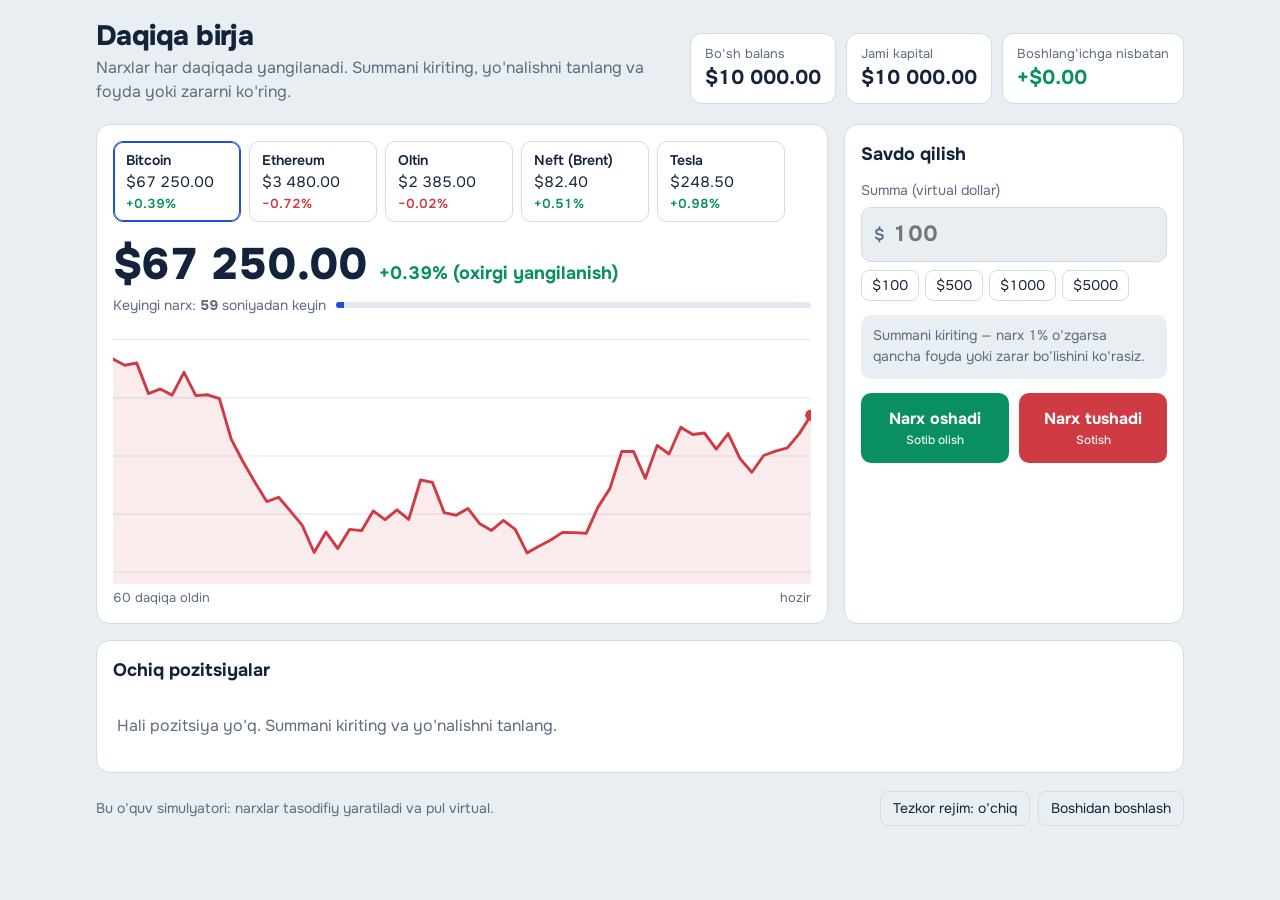
<file: index.html>
<!DOCTYPE html>
<html lang="uz">
<head>
<meta charset="utf-8">
<meta name="viewport" content="width=device-width, initial-scale=1, viewport-fit=cover">
<title>Daqiqa birja — treyding simulyator</title>
<link rel="preconnect" href="https://fonts.googleapis.com">
<link href="https://fonts.googleapis.com/css2?family=Onest:wght@400;500;600;700;800&display=swap" rel="stylesheet">
<link rel="stylesheet" href="main.css">
</head>
<body>
<div class="wrap">
  <header class="top">
    <div>
      <h1>Daqiqa birja</h1>
      <p class="sub">Narxlar har daqiqada yangilanadi. Summani kiriting, yo'nalishni tanlang va foyda yoki zararni ko'ring.</p>
    </div>
    <div class="stats" aria-live="polite">
      <div class="stat"><div class="l">Bo'sh balans</div><div class="v" id="bal">$0</div></div>
      <div class="stat"><div class="l">Jami kapital</div><div class="v" id="eq">$0</div></div>
      <div class="stat"><div class="l">Boshlang'ichga nisbatan</div><div class="v" id="tot">$0</div></div>
    </div>
  </header>

  <div class="grid">
    <section class="card" aria-label="Narx grafigi">
      <div class="assets" id="assets" role="group" aria-label="Aktivni tanlang"></div>
      <div class="price-row">
        <div class="big" id="price">—</div>
        <div class="chg" id="chg"></div>
      </div>
      <div class="timer">
        <span>Keyingi narx: <b id="count">60</b> soniyadan keyin</span>
        <div class="bar"><i id="bar"></i></div>
      </div>
      <svg id="chart" class="chart" viewBox="0 0 600 220" role="img" aria-label="Narx grafigi"></svg>
      <div class="axis"><span id="axl">60 daqiqa oldin</span><span>hozir</span></div>
    </section>

    <section class="card trade" aria-label="Savdo">
      <h2>Savdo qilish</h2>
      <label class="f" for="amt">Summa (virtual dollar)</label>
      <div class="input"><span>$</span><input id="amt" type="number" inputmode="decimal" min="1" step="any" placeholder="100"></div>
      <div class="quick" id="quick"></div>
      <div class="hint" id="hint">Summani kiriting — narx 1% o'zgarsa qancha foyda yoki zarar bo'lishini ko'rasiz.</div>
      <div class="btns">
        <button class="go up" id="buy" type="button">Narx oshadi<small>Sotib olish</small></button>
        <button class="go down" id="sell" type="button">Narx tushadi<small>Sotish</small></button>
      </div>
      <div class="err" id="err" role="alert"></div>
    </section>
  </div>

  <section class="card pos" aria-label="Ochiq pozitsiyalar">
    <h2>Ochiq pozitsiyalar</h2>
    <div class="tablewrap" id="posbox"></div>
  </section>

  <footer>
    <span>Bu o'quv simulyatori: narxlar tasodifiy yaratiladi va pul virtual.</span>
    <span style="display:flex;gap:8px;flex-wrap:wrap">
      <button type="button" id="speed" aria-pressed="false">Tezkor rejim: o'chiq</button>
      <button type="button" id="reset">Boshidan boshlash</button>
    </span>
  </footer>
</div>
<div id="toast" role="status" aria-live="polite"></div>

<script src="script.js"></script>
</body>
</html>
</file>
<file: main.css>
:root {
    --bg: #E9EEF3;
    --surface: #FFFFFF;
    --ink: #13233B;
    --muted: #5D6B80;
    --line: #D3DBE5;
    --up: #0A8F63;
    --up-soft: #D9F2E8;
    --down: #CF3B43;
    --down-soft: #FBE0E1;
    --accent: #1F4FD8;
    --accent-ink: #FFFFFF;
    --chart-grid: #E3E9F0;
    box-sizing: border-box;
    padding-top: env(safe-area-inset-top, 0px);
    padding-bottom: env(safe-area-inset-bottom, 0px);
  }
  @media (prefers-color-scheme: dark) {
    :root:not([data-theme="light"]) {
      --bg: #0E1726; --surface: #16233A; --ink: #E8EEF7; --muted: #93A3BA; --line: #26364F;
      --up: #3DD6A0; --up-soft: #12392F; --down: #FF7078; --down-soft: #43202A;
      --accent: #6C8DFF; --accent-ink: #0E1726; --chart-grid: #1F2F47;
    }
  }
  :root[data-theme="dark"] {
    --bg: #0E1726; --surface: #16233A; --ink: #E8EEF7; --muted: #93A3BA; --line: #26364F;
    --up: #3DD6A0; --up-soft: #12392F; --down: #FF7078; --down-soft: #43202A;
    --accent: #6C8DFF; --accent-ink: #0E1726; --chart-grid: #1F2F47;
  }
  html { scroll-padding-top: env(safe-area-inset-top, 0px); }
  * { box-sizing: border-box; }
  body {
    margin: 0; background: var(--bg); color: var(--ink);
    font-family: "Onest", system-ui, -apple-system, "Segoe UI", Roboto, sans-serif;
    font-size: 16px; line-height: 1.5;
    font-variant-numeric: tabular-nums;
  }
  .wrap { max-width: 1120px; margin: 0 auto; padding: 20px 16px 48px; }
  header.top { display: flex; flex-wrap: wrap; gap: 16px; align-items: flex-end; justify-content: space-between; margin-bottom: 20px; }
  h1 { font-size: 28px; line-height: 1.15; margin: 0 0 4px; font-weight: 800; letter-spacing: -0.02em; }
  .sub { margin: 0; color: var(--muted); max-width: 52ch; }
  .stats { display: flex; gap: 10px; flex-wrap: wrap; }
  .stat { background: var(--surface); border: 1px solid var(--line); border-radius: 12px; padding: 10px 14px; min-width: 140px; }
  .stat .l { font-size: 13px; color: var(--muted); }
  .stat .v { font-size: 20px; font-weight: 700; }
  .plus { color: var(--up); }
  .minus { color: var(--down); }

  .grid { display: grid; grid-template-columns: minmax(0, 1fr) 340px; gap: 16px; }
  @media (max-width: 880px) { .grid { grid-template-columns: minmax(0, 1fr); } }
  .card { background: var(--surface); border: 1px solid var(--line); border-radius: 14px; padding: 16px; }

  .assets { display: flex; gap: 8px; overflow-x: auto; padding-bottom: 4px; margin-bottom: 14px; }
  .asset {
    flex: 0 0 auto; text-align: left; font: inherit; color: inherit; cursor: pointer;
    background: transparent; border: 1px solid var(--line); border-radius: 10px; padding: 8px 12px; min-width: 128px;
  }
  .asset[aria-pressed="true"] { border-color: var(--accent); box-shadow: inset 0 0 0 1px var(--accent); }
  .asset .n { font-weight: 600; font-size: 14px; }
  .asset .p { font-size: 15px; }
  .asset .c { font-size: 13px; font-weight: 600; }
  :focus-visible { outline: 3px solid var(--accent); outline-offset: 2px; }

  .price-row { display: flex; align-items: baseline; gap: 12px; flex-wrap: wrap; margin-bottom: 6px; }
  .big { font-size: 44px; font-weight: 800; letter-spacing: -0.03em; line-height: 1.1; }
  .chg { font-weight: 700; font-size: 18px; }
  .timer { display: flex; align-items: center; gap: 10px; margin: 6px 0 12px; color: var(--muted); font-size: 14px; flex-wrap: wrap; }
  .bar { flex: 1 1 120px; height: 6px; background: var(--chart-grid); border-radius: 3px; overflow: hidden; min-width: 100px; }
  .bar i { display: block; height: 100%; width: 0; background: var(--accent); transition: width 1s linear; }
  .chart { width: 100%; height: auto; display: block; }
  .axis { display: flex; justify-content: space-between; color: var(--muted); font-size: 13px; margin-top: 4px; }

  .trade h2, .pos h2 { font-size: 18px; margin: 0 0 12px; }
  label.f { display: block; font-size: 14px; color: var(--muted); margin-bottom: 6px; }
  .input { display: flex; align-items: center; border: 1px solid var(--line); border-radius: 10px; padding: 0 12px; background: var(--bg); }
  .input:focus-within { border-color: var(--accent); box-shadow: 0 0 0 1px var(--accent); }
  .input span { color: var(--muted); font-weight: 600; }
  .input input { flex: 1; border: 0; background: transparent; color: var(--ink); font: inherit; font-size: 22px; font-weight: 700; padding: 10px 8px; width: 100%; min-width: 0; outline: none; }
  .quick { display: flex; gap: 6px; margin: 8px 0 14px; flex-wrap: wrap; }
  .quick button { font: inherit; font-size: 14px; cursor: pointer; background: transparent; color: var(--ink); border: 1px solid var(--line); border-radius: 8px; padding: 4px 10px; }
  .hint { font-size: 14px; color: var(--muted); background: var(--bg); border-radius: 10px; padding: 10px 12px; margin-bottom: 14px; min-height: 64px; }
  .hint b { font-weight: 700; }
  .btns { display: grid; grid-template-columns: 1fr 1fr; gap: 10px; }
  .go { font: inherit; font-weight: 700; font-size: 16px; border: 0; border-radius: 10px; padding: 14px 10px; cursor: pointer; color: #fff; }
  .go.up { background: var(--up); }
  .go.down { background: var(--down); }
  :root[data-theme="dark"] .go, :root:not([data-theme="light"]) .go { color: #0E1726; }
  @media (prefers-color-scheme: light) { :root:not([data-theme="dark"]) .go { color: #fff; } }
  .go small { display: block; font-weight: 500; font-size: 12px; opacity: .9; }
  .go:disabled { opacity: .5; cursor: not-allowed; }
  .err { color: var(--down); font-size: 14px; min-height: 22px; margin-top: 8px; }

  .pos { margin-top: 16px; }
  .tablewrap { overflow-x: auto; }
  table { border-collapse: collapse; width: 100%; min-width: 640px; }
  th, td { text-align: left; padding: 10px 8px; border-bottom: 1px solid var(--line); font-size: 15px; white-space: nowrap; }
  th { font-size: 13px; color: var(--muted); font-weight: 500; }
  td.r, th.r { text-align: right; }
  .tag { display: inline-block; padding: 2px 8px; border-radius: 999px; font-size: 13px; font-weight: 600; }
  .tag.up { background: var(--up-soft); color: var(--up); }
  .tag.down { background: var(--down-soft); color: var(--down); }
  .close { font: inherit; font-size: 14px; cursor: pointer; background: transparent; color: var(--ink); border: 1px solid var(--line); border-radius: 8px; padding: 4px 12px; }
  .empty { color: var(--muted); padding: 18px 4px; }

  footer { margin-top: 18px; display: flex; gap: 12px; flex-wrap: wrap; align-items: center; justify-content: space-between; color: var(--muted); font-size: 14px; }
  footer button { font: inherit; font-size: 14px; cursor: pointer; background: transparent; color: var(--ink); border: 1px solid var(--line); border-radius: 8px; padding: 6px 12px; }
  #toast { position: fixed; left: 50%; bottom: calc(20px + env(safe-area-inset-bottom, 0px)); transform: translateX(-50%) translateY(20px); background: var(--ink); color: var(--bg); padding: 10px 16px; border-radius: 10px; font-size: 15px; opacity: 0; pointer-events: none; transition: opacity .2s, transform .2s; max-width: 90vw; text-align: center; }
  #toast.show { opacity: 1; transform: translateX(-50%) translateY(0); }
  @media (prefers-reduced-motion: reduce) { .bar i, #toast { transition: none; } }
</file>
